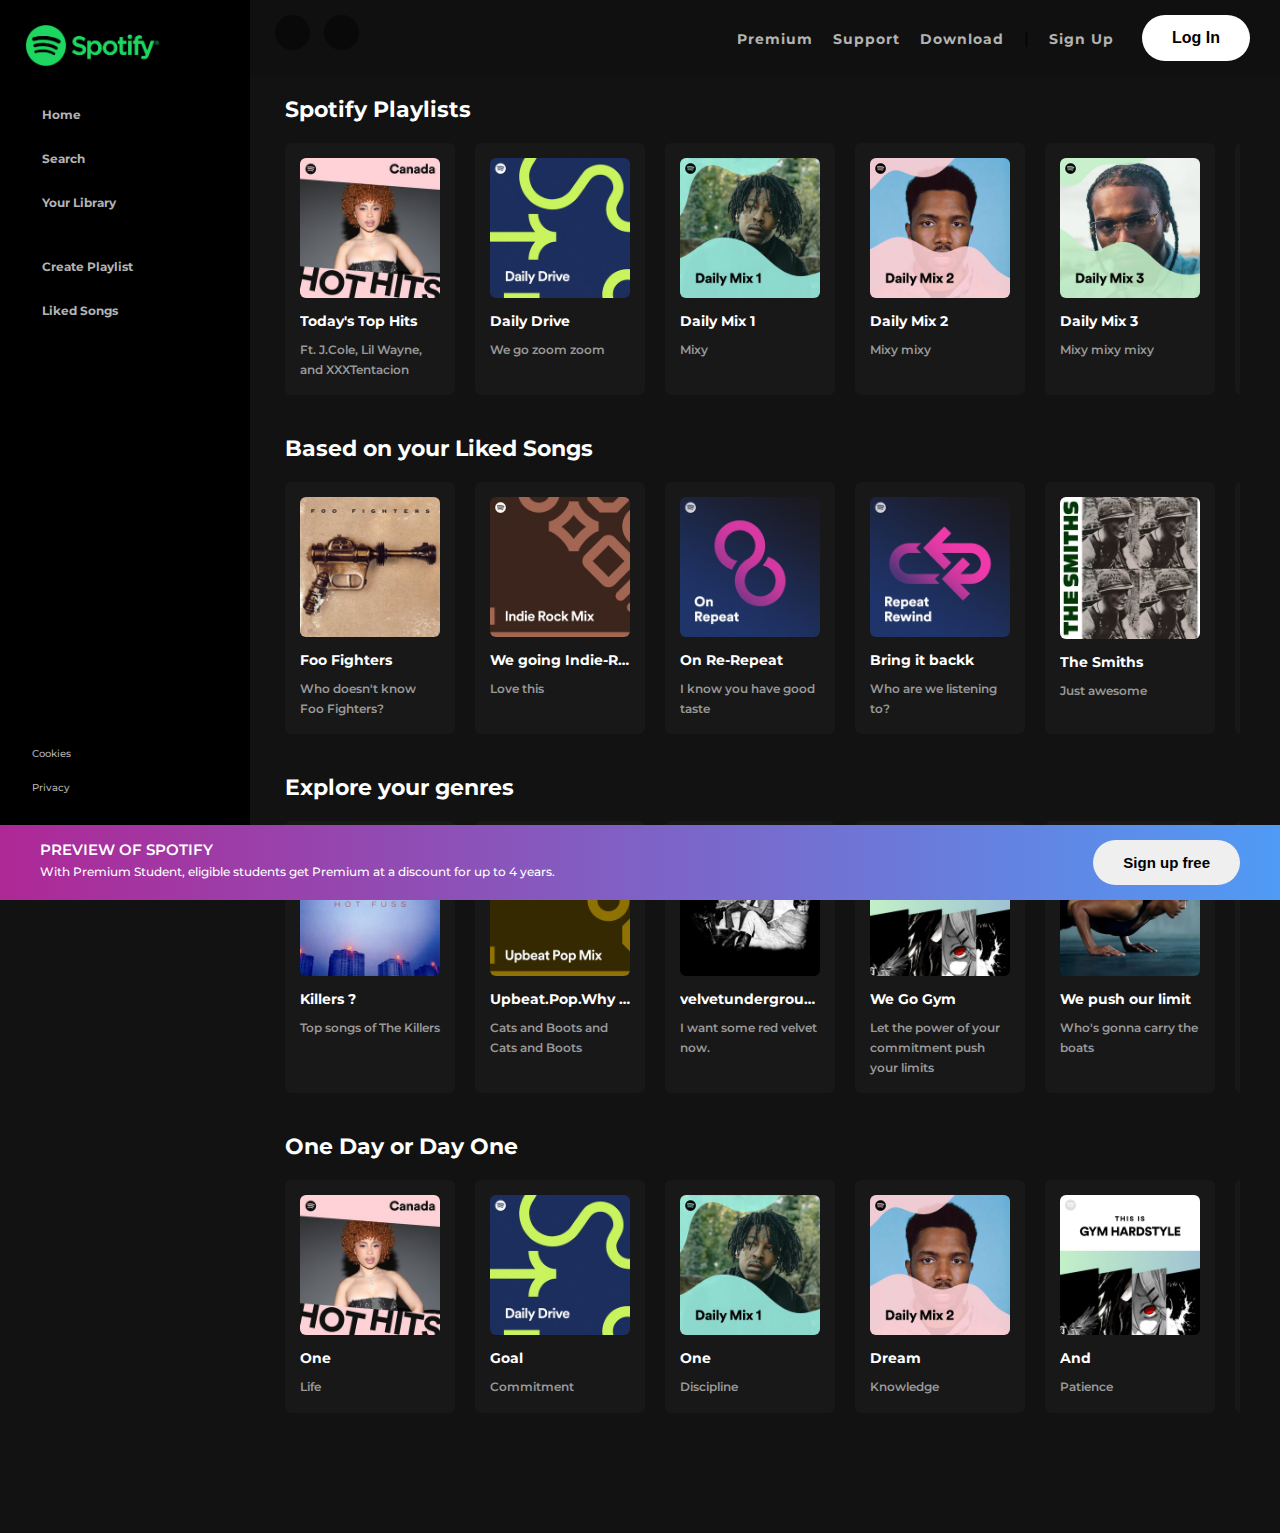
<file: index.html>
<!DOCTYPE html><!-- Documnet type and version (HTML5)-->
<html lang="en"><!-- Language of the document-->
  <head>
    <meta charset="UTF-8"><!--Character encoding for the document (UTF-8)-->
    <!-- 
      <meta http-equiv="X-UA-Compatible" content="IE=edge">
      Instruct the browser to use its latest rendering engine - in this case it targets IE
      Tag is not needed as other browsers automatically uses their latest engine
    -->
    <meta name="viewport" content="width=device-width, initial-scale=1.0"><!--Web age that the user can see-->
    <title> Spotify Dupe</title>
  </head>

    <!-- Links to a Google font stylesheets to import font family - links to css later on-->
    <link rel="preconnect" href="https://fonts.googleapis.com">
    <link rel="preconnect" href="https://fonts.gstatic.com" crossorigin>
    <link href="https://fonts.googleapis.com/css2?family=Montserrat:ital,wght@0,100;0,200;0,300;0,400;0,500;0,600;0,700;0,800;0,900;1,100;1,200;1,300;1,400;1,500;1,600;1,700;1,800;1,900&display=swap" rel="stylesheet">    
    <link rel="stylesheet" href="https://cdnjs.cloudflare.com/ajax/libs/font-awesome/6.5.1/css/all.min.css" integrity="sha512-DTOQO9RWCH3ppGqcWaEA1BIZOC6xxalwEsw9c2QQeAIftl+Vegovlnee1c9QX4TctnWMn13TZye+giMm8e2LwA==" crossorigin="anonymous" referrerpolicy="no-referrer" />
    <!-- Links to external CSS stylesheet-->
    <link rel="stylesheet" href="./styles.css">

<!------------------------------>
  <body> 

    <div class="sidebar">   <!--div is just a container .sidebar -->
      <div class="logo" >
        <a href="#">        <!--a is an anchor element with attribute-->
          <!--put logo here-->
          <img src="./images/Spotify_Logo_Green.png" alt="logo"/> 
        </a> 
      </div>


      <div class="navigation">    <!-- .navigation-->
        <ul>    <!--Unordered List-->  <!-- <li> </li> Must be used within a parent container which is <ul> (most popular) but can be --> 
          <li>  <!--just a List-->     <!-- used by other containter elements like <ol>, <ul>, <dl>, <menu>, etc. -->
            <a href="#">
              <span class="fa fa-home"> </span> <!-- From fontawesome, in line 11-->
              <span>Home</span>   <!-- Inline container, use for group and style later in css-->
            </a> 
          </li>

          <li>
            <a href="#">
              <span class="fa fa-search"> </span> <!-- Access to fortawesome then icon-->
              <span>Search</span>
            </a> 
          </li> 

          <li>
            <a href="#">
              <span class="fa fas fa-book"> </span> 
              <span>Your Library</span>
            </a> 
          </li>
        </ul>
        <!------------------------------>
        <div class="navigation">
          <ul>
            <li>
              <a href="#">
                <span class="fa fas fa-plus-square"> </span> 
                <span>Create Playlist</span>
              </a>
            </li>
            <li>
              <a href="#">
                <span class="fa fas fa-heart"> </span> 
                <span>Liked Songs</span>
              </a>  
            </li>
          </ul>
        </div>
        <!------------------------------>
        <!-- Fixed - both was outside of container-->
        <div class="policies"> <!-- .policies-->
          <ul>
            <li>
              <a href="#">Cookies</a>
            </li>
            <li>
              <a href="#">Privacy</a>
            </li>
          </ul>
        </div>
      </div> 
    </div>
    <!---------------------------------->

    <div class="main-container"> <!-- Main viewpage container -->
      <div class="topbar">
        <div class="prev-next-buttons">
          <button type="button" class="fa fas fa-chevron-left"></button>
          <button type="button" class="fa fas fa-chevron-right"></button>
        </div>

        <div class="navibar">
          <ul>
            <li>
              <a href="#">Premium</a>
            </li>
            <li>
              <a href="#">Support</a>
            </li>
            <li>
              <a href="#">Download</a>
            </li>
            <li class="divider"> | </li>
            <li>
              <a href="#">Sign Up</a>
            </li>
          </ul>
          <button type="button"> Log In </button>
        </div>
      </div>
      
      <!-- --------------------------------------------------------------- -->
      <!-- spotify playlits -->
      <div class="spotify-playlists">
        <h2>Spotify Playlists</h2>
  
        <div class="list">
          <div class="item">
            <img src="./images/hothits.jpeg" />
            <div class="play">
              <span class="fa fa-play"></span>
            </div>
            <h4>Today's Top Hits</h4>
            <p>Ft. J.Cole, Lil Wayne, and XXXTentacion</p>
          </div>
          
          <div class="item">
            <img src="./images/dailydrive.jpeg" />
            <div class="play">
              <span class="fa fa-play"></span>
            </div>
            <h4>Daily Drive</h4>
            <p>We go zoom zoom</p>
          </div>
          
          <div class="item">
            <img src="./images/dailymix_1.jpeg" />
            <div class="play">
              <span class="fa fa-play"></span>
            </div>
            <h4>Daily Mix 1</h4>
            <p>Mixy</p>
          </div>
          
          <div class="item">
            <img src="./images/dailymix_2.jpeg" />
            <div class="play">
              <span class="fa fa-play"></span>
            </div>
            <h4>Daily Mix 2</h4>
            <p>Mixy mixy</p>
          </div>

          <div class="item">
            <img src="./images/dailymix_3.jpeg" />
            <div class="play">
              <span class="fa fa-play"></span>
            </div>
            <h4>Daily Mix 3</h4>
            <p>Mixy mixy mixy</p>
          </div>

          <div class="item">
            <img src="./images/ye_1.webp" />
            <div class="play">
              <span class="fa fa-play"></span>
            </div>
            <h4>Ye</h4>
            <p>Ye</p>
          </div>

          <div class="item">
            <img src="./images/rapcaviar.png" />
            <div class="play">
              <span class="fa fa-play"></span>
            </div>
            <h4>RapCaviar</h4>
            <p>Best one</p>
          </div>

          <div class="item">
            <img src="./images/spanishindiemix.jpeg" />
            <div class="play">
              <span class="fa fa-play"></span>
            </div>
            <h4>Dimelo Mamas</h4>
            <p>Till >12am</p>
          </div>

        </div>
      </div>
      <!-- -------------------------------------------------------- -->
      <div class="spotify-playlists">
        <h2>Based on your Liked Songs</h2>
  
        <div class="list">
          <div class="item">
            <img src="./images/foofighters.jpeg" />
            <div class="play">
              <span class="fa fa-play"></span>
            </div>
            <h4>Foo Fighters</h4>
            <p>Who doesn't know Foo Fighters?</p>
          </div>
          
          <div class="item">
            <img src="./images/indierockmix.jpeg" />
            <div class="play">
              <span class="fa fa-play"></span>
            </div>
            <h4>We going Indie-Rock</h4>
            <p>Love this</p>
          </div>
          
          <div class="item">
            <img src="./images/onrepeat.jpeg" />
            <div class="play">
              <span class="fa fa-play"></span>
            </div>
            <h4>On Re-Repeat</h4>
            <p>I know you have good taste</p>
          </div>
          
          <div class="item">
            <img src="./images/onrewind.jpeg" />
            <div class="play">
              <span class="fa fa-play"></span>
            </div>
            <h4>Bring it backk</h4>
            <p>Who are we listening to?</p>
          </div>

          <div class="item">
            <img src="./images/thesmiths_mim.jpeg" />
            <div class="play">
              <span class="fa fa-play"></span>
            </div>
            <h4>The Smiths</h4>
            <p>Just awesome</p>
          </div>

          <div class="item">
            <img src="./images/timecapsule.jpeg" />
            <div class="play">
              <span class="fa fa-play"></span>
            </div>
            <h4>Woah you listened to this</h4>
            <p>Our alter ego from the past</p>
          </div>

          <div class="item">
            <img src="./images/topsongs2023.jpeg" />
            <div class="play">
              <span class="fa fa-play"></span>
            </div>
            <h4>Top Songs 2023</h4>
            <p>W Line up</p>
          </div>

          <div class="item">
            <img src="./images/tvgirl_cover.jpeg" />
            <div class="play">
              <span class="fa fa-play"></span>
            </div>
            <h4>TV Girl</h4>
            <p>Lovers rocking this songs rn</p>
          </div>
        </div>
      </div>
      
      <div class="spotify-playlists">
        <h2>Explore your genres</h2>
  
        <div class="list">
          <div class="item">
            <img src="./images/killers_hotfuss.jpeg" />
            <div class="play">
              <span class="fa fa-play"></span>
            </div>
            <h4>Killers ?</h4>
            <p>Top songs of The Killers</p>
          </div>
          
          <div class="item">
            <img src="./images/upbeatpopmix.jpeg" />
            <div class="play">
              <span class="fa fa-play"></span>
            </div>
            <h4>Upbeat.Pop.Why not</h4>
            <p>Cats and Boots and Cats and Boots</p>
          </div>
          
          <div class="item">
            <img src="./images/velvetunderground.png" />
            <div class="play">
              <span class="fa fa-play"></span>
            </div>
            <h4>velvetunderground</h4>
            <p>I want some red velvet now.</p>
          </div>
          
          <div class="item">
            <img src="./images/gymhardstyle.jpeg" />
            <div class="play">
              <span class="fa fa-play"></span>
            </div>
            <h4>We Go Gym</h4>
            <p>Let the power of your commitment push your limits</p>
          </div>

          <div class="item">
            <img src="./images/workoutmusic.jpeg" />
            <div class="play">
              <span class="fa fa-play"></span>
            </div>
            <h4>We push our limit</h4>
            <p>Who's gonna carry the boats</p>
          </div>

          <div class="item">
            <img src="./images/rapcaviar.png" />
            <div class="play">
              <span class="fa fa-play"></span>
            </div>
            <h4>Ran out of images</h4>
            <p>But you get the idea</p>
          </div>

          <div class="item">
            <img src="./images/spanishindiemix.jpeg" />
            <div class="play">
              <span class="fa fa-play"></span>
            </div>
            <h4>Will Make More</h4>
            <p>Till >12am</p>
          </div>

          <div class="item">
            <img src="./images/Israel_K_Rainbow.jpg" />
            <div class="play">
              <span class="fa fa-play"></span>
            </div>
            <h4>Follow me!</h4>
            <p>And my journey. One Goal.</p>
          </div>
        </div>
      </div>
      <!-- ------------------------------------------------------------- -->
      <div class="spotify-playlists">
        <h2>One Day or Day One</h2>
  
        <div class="list">
          <div class="item">
            <img src="./images/hothits.jpeg" />
            <div class="play">
              <span class="fa fa-play"></span>
            </div>
            <h4>One</h4>
            <p>Life</p>
          </div>
          
          <div class="item">
            <img src="./images/dailydrive.jpeg" />
            <div class="play">
              <span class="fa fa-play"></span>
            </div>
            <h4>Goal</h4>
            <p>Commitment</p>
          </div>
          
          <div class="item">
            <img src="./images/dailymix_1.jpeg" />
            <div class="play">
              <span class="fa fa-play"></span>
            </div>
            <h4>One</h4>
            <p>Discipline</p>
          </div>
          
          <div class="item">
            <img src="./images/dailymix_2.jpeg" />
            <div class="play">
              <span class="fa fa-play"></span>
            </div>
            <h4>Dream</h4>
            <p>Knowledge</p>
          </div>

          <div class="item">
            <img src="./images/gymhardstyle.jpeg" />
            <div class="play">
              <span class="fa fa-play"></span>
            </div>
            <h4>And</h4>
            <p>Patience</p>
          </div>

          <div class="item">
            <img src="./images/rapcaviar.png" />
            <div class="play">
              <span class="fa fa-play"></span>
            </div>
            <h4>I'll</h4>
            <p>Determination</p>
          </div>

          <div class="item">
            <img src="./images/spanishindiemix.jpeg" />
            <div class="play">
              <span class="fa fa-play"></span>
            </div>
            <h4>Get</h4>
            <p>Hunger</p>
          </div>

          <div class="item">
            <img src="./images/Israel_K_Rainbow.jpg" />
            <div class="play">
              <span class="fa fa-play"></span>
            </div>
            <h4>It</h4>
            <p>Family</p>
          </div>
        </div>
      </div>
      

      <!-- bottom header for preview -->
      <div class="preview">
        <div class="text">
          <h6> Preview of Spotify</h6>
          <p>With Premium Student, eligible students get Premium at a discount for up to 4 years. </p>
        </div>
        <div class="button">
          <button type="button"> Sign up free</button>
        </div> 
      </div>
    </div>
    
<!---------------------------------->
  </body>
</html>
</file>
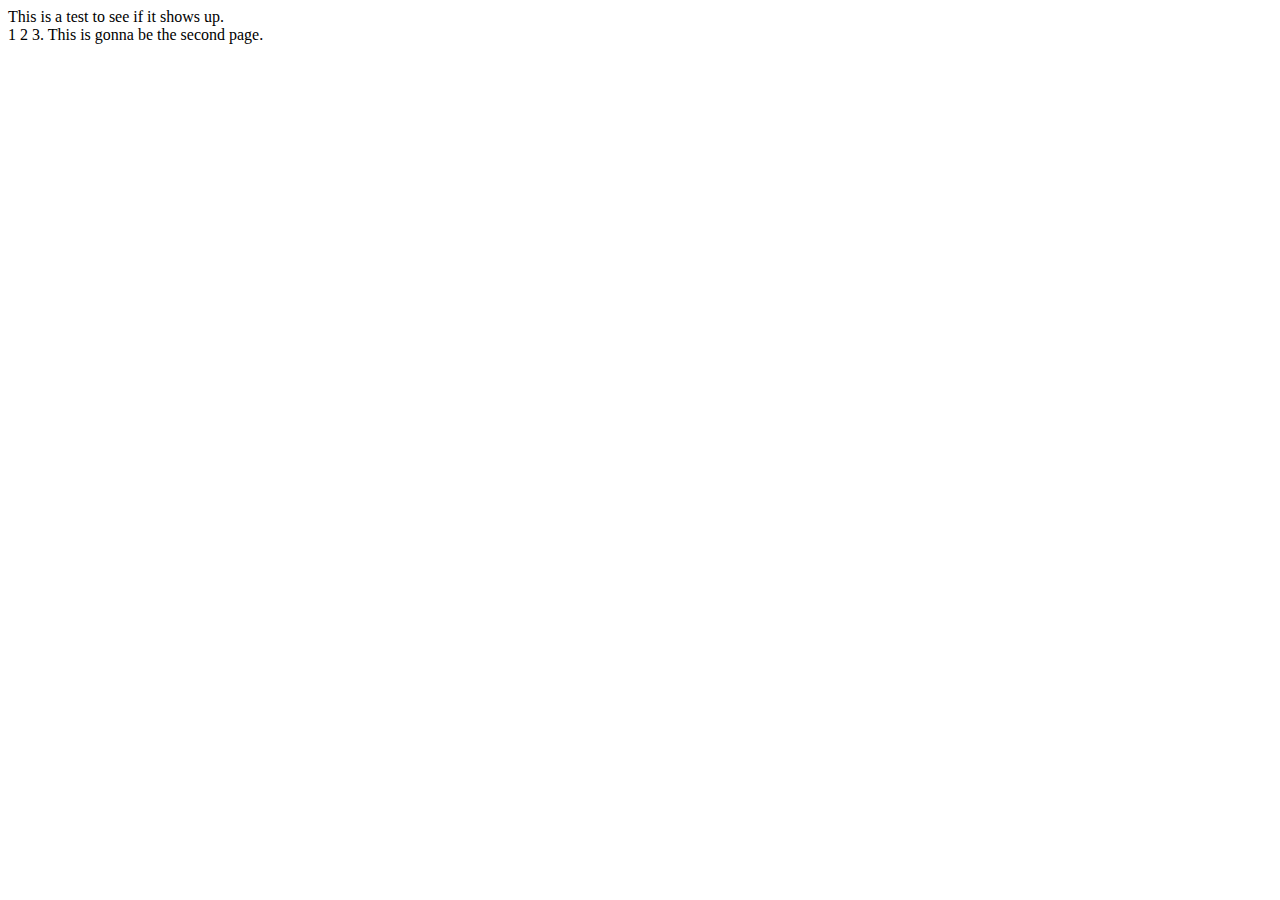
<file: about.html>
<!DOCTYPE html>
<html lang="en">
  <head>
    <meta charset="UTF-8">
    <meta name="viewport" content="width-device-width, initial-scale-1.0">
    <title> Testing Spotify</title>
  </head>
  <body>
    This is a test to see if it shows up.
    <br />
    1 2 3. This is gonna be the second page.
  </body>
</html>
</file>
<file: styles.css>
*{
  padding: 0;
  margin: 0;
}/*Sets all padding(space inside the element and margin(space inside the element) to 0*/
/*-------------------------------------------------------*/
body{
  background-color: #121212;
  font-family: 'Montserrat', sans-serif;

}
/*-------------------------------------------------------*/
.sidebar { /*sidebar menu  */
  position: fixed;
  left: 0;
  top: 0;
  bottom: 0;
  width: 200px;   /*Remember when setting measurement, it will become fixed*/
  background-color: #000000;
  padding: 25px;
  
}

/*-------------------------------------------------------*/
.sidebar .logo img{/*Changes logo size */
  width: 135px;
}
.sidebar .navigation ul{/*Targets unordered list, space b/w logo and sidebar menus*/
  list-style: none;
  margin-top: 20px;
}
.sidebar .navigation ul li{/*Targets list and add space top/btm & rt/lt*/
  padding: 10px 7px;
}
.sidebar .navigation ul li a{/*Targers all inside <a> and changes according to the code */
  color: #b3b3b3;
  text-decoration: none; /*Removes underline*/
  font-weight: bold;
  font-size: 12px;
}

/*Add font and space between text and icon*/
.sidebar .navigation ul li .fa{
  font-size: 20px;
  margin-right: 10px;
}

/* Below changes color when user hover, click and indicates focus */
.sidebar .navigation ul li a:hover,
.sidebar .navigation ul li a:active,
.sidebar .navigation ul li a:focus{
  color: #ffffff;
}
/* Refers to the class .fa(fontawesome)*/
.sidebar .navigation ul li a:hover .fa,
.sidebar .navigation ul li a:active .fa,
.sidebar .navigation ul li a:focus .fa{
  color: #b3b3b3;
}
/* Then allows the user to interact with the icon by hovering, clicking, and focus
   which changes the color to (color below)*/
.sidebar .navigation ul li a:hover .fa:hover,
.sidebar .navigation ul li a:active .fa:active,
.sidebar .navigation ul li a:focus .fa:focus{
  color: #ffffff;
}
/*-------------------------------------------------------*/

.sidebar .policies{
  position: absolute;
  bottom: 100px;
}
.sidebar .policies ul{
  list-style: none;
}
.sidebar .policies ul li{
  padding-bottom: 5px;
}
.sidebar .policies ul li a{
  color: #b3b3b3;
  font-weight: 500;
  text-decoration: none;
  font-size: 10px;
}

.sidebar .policies ul li a:hover,
.sidebar .policies ul li a:active,
.sidebar .policies ul li a:focus{
  text-decoration: underline;
}

/*-------------------------------------------------------*/

.main-container{
  margin-left: 245px;
  margin-bottom: 100px; 
  /* mbtm for later use when adding gradient line  */
   
}

.topbar{
  display: flex;
  justify-content: space-between;
  background-color: #101010;
  padding: 15px 30px;
}

.topbar .prev-next-buttons button{
  color: #7a7a7a;
  cursor: not-allowed;
  width: 35px;
  height: 35px;
  border-radius: 100%;
  font-size: 18px;
  border: 0px;
  background-color: #090909;
  margin-right: 10px;
}

.topbar .navibar{
  display: flex;
  align-items: center;
}

.topbar .navibar ul{
  list-style: none;
}
.topbar .navibar ul li{
  display: inline;
  margin: 0px 8px;
  width: 70px; /*Fixed width*/
}
.topbar .navibar ul li a{
  color: #b3b3b3;
  text-decoration: none;
  font-weight: bold;
  font-size: 14px;
  letter-spacing: 1px;
}

.topbar .navibar ul li a:hover,
.topbar .navibar ul li a:active,
.topbar .navibar ul li a:focus {
  color:#ffffff;
  font-size: 15px;
}

.topbar.navibar ul li.divider{
  color:#ffffff;
  font-size: 26px;
  margin: 0px 20px;
  width: auto;
}

.topbar .navibar button{
  background-color: #ffffff;
  color: #000000;
  font-size: 16px;
  font-weight: bold;
  padding: 14px 30px;
  border: 0px;
  border-radius: 40px;
  cursor: pointer;
  margin-left: 20px;
}

.topbar .navibar button:hover,
.topbar .navibar button:active,
.topbar .navibar button:focus{
  background-color: #f2f2f2;
}


/*-------------------------------------------------------*/

/* for playlists */
.spotify-playlists{
  padding: 20px 40px;

}

.spotify-playlists h2{
  color: #ffffff;
  font-size: 22px;
  margin-bottom: 20px;

}

.spotify-playlists .list{
  display: flex;
  gap: 20px;
  overflow: hidden;

}


.spotify-playlists .list .item{
  min-width: 140px;
  width: 160px;
  padding: 15px;
  background-color: #181818;
  border-radius: 6px;
  cursor: pointer;
  transform: all ease 0.4s;
  
}

.spotify-playlists .list .item:hover{
  background-color: #252525;

}

.spotify-playlists .list .item img{
  width: 100%;
  border-radius: 6px;
  margin-bottom: 10px;
  
}

.spotify-playlists .list .item .play{
  position: relative;

}

.spotify-playlists .list .item .play .fa{
  position: absolute;
  right: 10px;
  top: -60px;
  padding: 18px;
  background-color: #1db954;
  border-radius: 100%;
  opacity: 0;
  transition: all ease 0.4s;

}

.spotify-playlists .list .item:hover .play .fa{
  opacity: 1;
  transform: translateY(-20px);
}

.spotify-playlists .list .item h4{
  color: #fff;
  font-size: 14px;
  margin-bottom: 10px;
  white-space: nowrap;
  overflow: hidden;
  text-overflow: ellipsis;

}

.spotify-playlists .list .item p{
  color: #989898;
  font-size: 12px;
  line-height: 20px;
  font-weight: 600;

}
.spotify-playlists hr{
  margin: 70px 0 0 ;
  border: #636363;

}


/* ---------------------------------------------------------------- */
/* for preview */

.preview{
  position: fixed;
  bottom: 0;
  left: 0;
  right: 0;
  background: linear-gradient(to right, #ae2896, #509bf5);
  padding: 15px 40px;
  display: flex;
  justify-content: space-between;
}

.preview h6{
  color: #ffffff;
  text-transform: uppercase;
  font-weight: 600;
  font-size: 15px;
  margin-bottom: 5px;
}

.preview p{
  color: #fff;
  font-size: 12px;
  font-weight: 500;
}

.preview button{
  color: #fff;
  color: #000;
  font-size: 15px;
  font-weight: bold;
  padding: 14px 30px;
  border: 0;
  border-radius: 40px;
  cursor: pointer;
}
</file>
